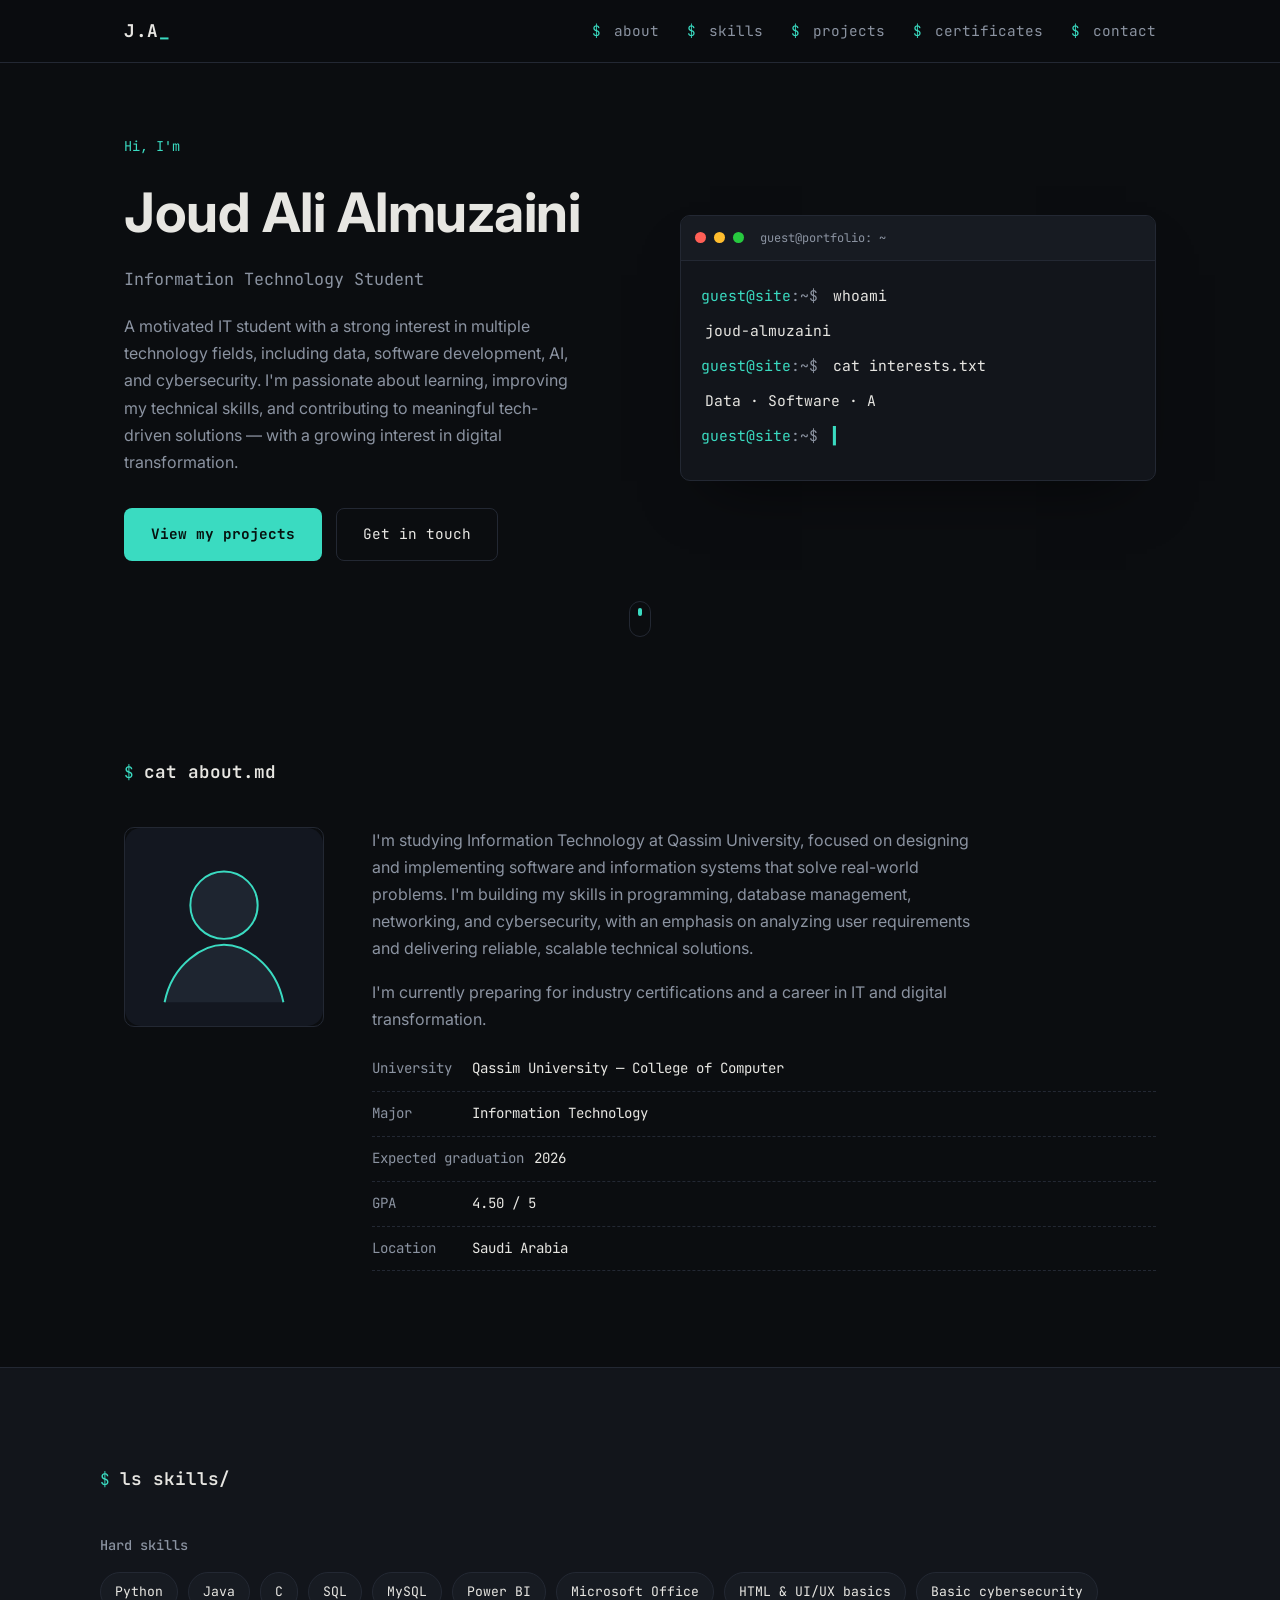
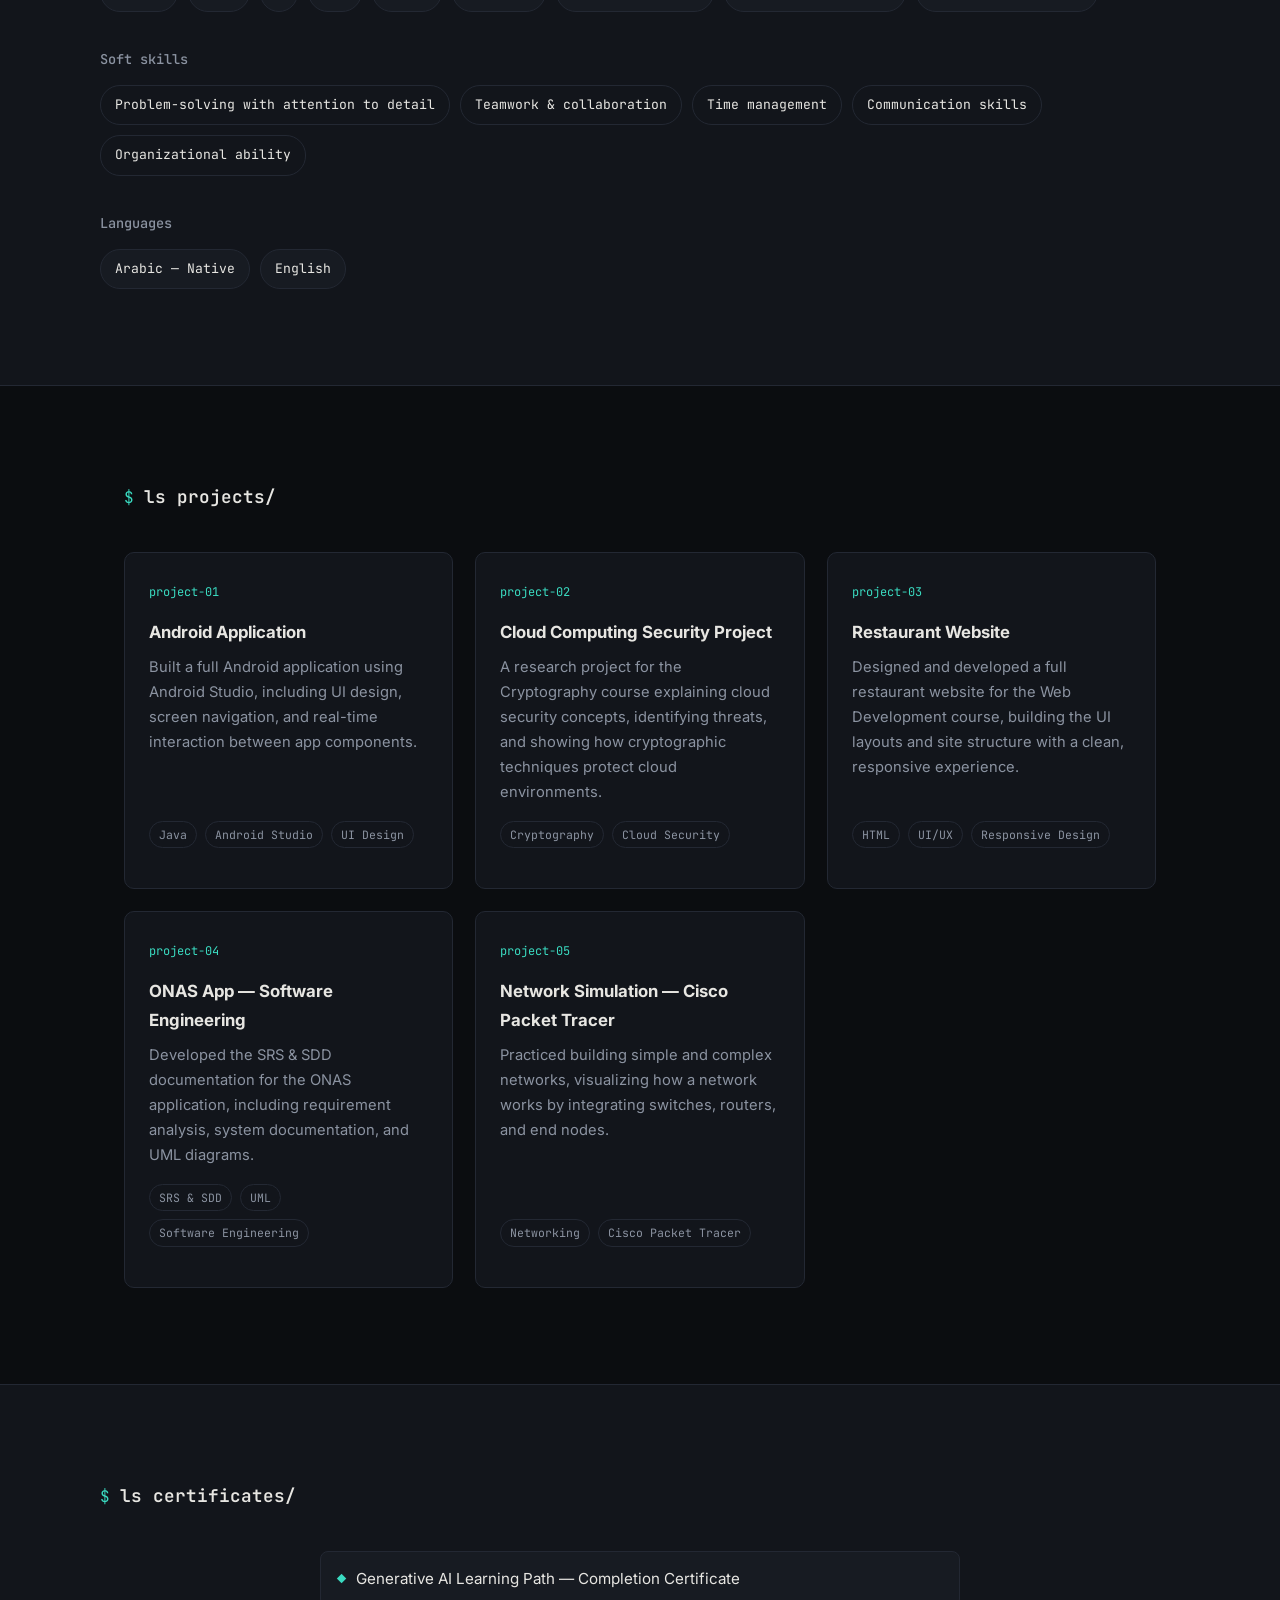
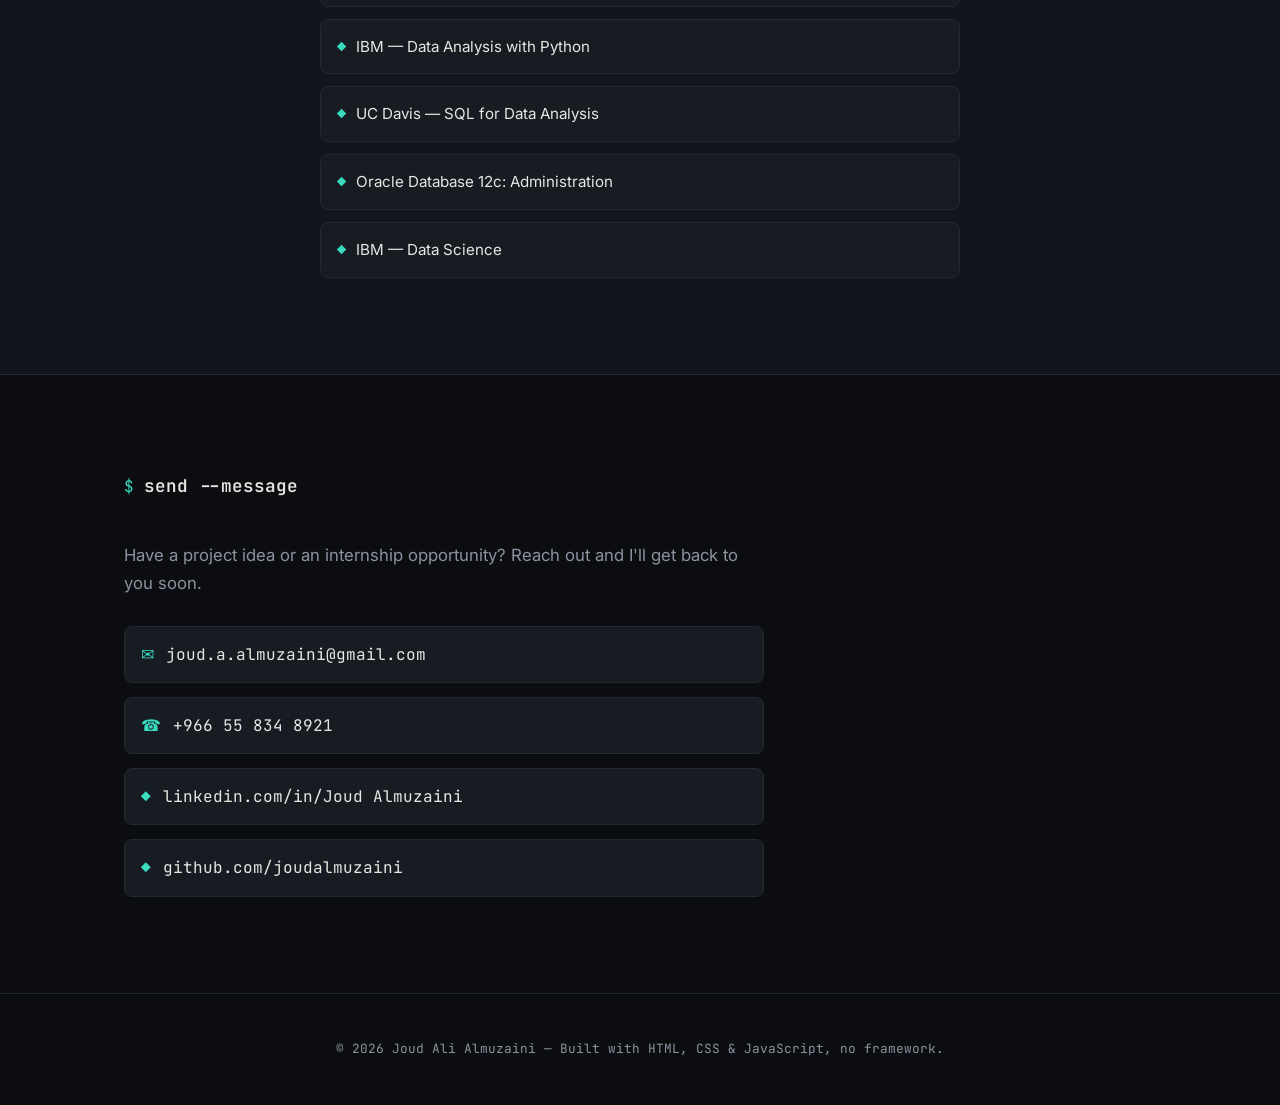
<file: index.html>
<!DOCTYPE html>
<html lang="en" dir="ltr">
<head>
<meta charset="UTF-8">
<meta name="viewport" content="width=device-width, initial-scale=1.0">
<title>Joud Ali Almuzaini — Information Technology Student</title>
<meta name="description" content="Personal portfolio of Joud Ali Almuzaini, an Information Technology student interested in data, AI, and cybersecurity.">
<link rel="preconnect" href="https://fonts.googleapis.com">
<link rel="preconnect" href="https://fonts.gstatic.com" crossorigin>
<link href="https://fonts.googleapis.com/css2?family=JetBrains+Mono:wght@400;500;700&family=Inter:wght@400;500;600;700&display=swap" rel="stylesheet">
<link rel="stylesheet" href="styles.css">
</head>
<body>

<!-- ===== Nav ===== -->
<header class="nav" id="top">
  <div class="nav__inner">
    <a href="#top" class="nav__logo">J.A<span class="cursor">_</span></a>
    <nav class="nav__links">
      <a href="#about"><span class="tag">$</span> about</a>
      <a href="#skills"><span class="tag">$</span> skills</a>
      <a href="#projects"><span class="tag">$</span> projects</a>
      <a href="#certificates"><span class="tag">$</span> certificates</a>
      <a href="#contact"><span class="tag">$</span> contact</a>
    </nav>
    <button class="nav__toggle" id="navToggle" aria-label="Open menu" aria-expanded="false">
      <span></span><span></span><span></span>
    </button>
  </div>
</header>

<!-- ===== Hero ===== -->
<section class="hero">
  <div class="hero__inner">
    <div class="terminal" role="img" aria-label="Terminal window showing an intro">
      <div class="terminal__bar">
        <span class="dot dot--red"></span>
        <span class="dot dot--yellow"></span>
        <span class="dot dot--green"></span>
        <span class="terminal__title">guest@portfolio: ~</span>
      </div>
      <div class="terminal__body">
        <p><span class="prompt">guest@site</span><span class="colon">:~$</span> whoami</p>
        <p class="out" id="typedName"></p>
        <p><span class="prompt">guest@site</span><span class="colon">:~$</span> cat interests.txt</p>
        <p class="out" id="typedRole"></p>
        <p><span class="prompt">guest@site</span><span class="colon">:~$</span> <span class="blink">▍</span></p>
      </div>
    </div>

    <div class="hero__intro">
      <p class="eyebrow">Hi, I'm</p>
      <h1>Joud Ali Almuzaini</h1>
      <p class="hero__role">Information Technology Student</p>
      <p class="hero__desc">
        A motivated IT student with a strong interest in multiple technology fields, including
        data, software development, AI, and cybersecurity. I'm passionate about learning,
        improving my technical skills, and contributing to meaningful tech-driven solutions —
        with a growing interest in digital transformation.
      </p>
      <div class="hero__cta">
        <a href="#projects" class="btn btn--primary">View my projects</a>
        <a href="#contact" class="btn btn--ghost">Get in touch</a>
      </div>
    </div>
  </div>
  <a href="#about" class="scroll-hint" aria-label="Scroll down">
    <span></span>
  </a>
</section>

<!-- ===== About ===== -->
<section id="about" class="section">
  <div class="section__head">
    <span class="tag">$</span>
    <h2>cat about.md</h2>
  </div>
  <div class="about__grid">
    <div class="about__avatar" aria-hidden="true">
      <svg viewBox="0 0 200 200" width="100%" height="100%">
        <rect width="200" height="200" rx="16" fill="#131720"/>
        <circle cx="100" cy="78" r="34" fill="#1E2530" stroke="#3ADBC1" stroke-width="2"/>
        <path d="M40 176c8-40 40-58 60-58s52 18 60 58" fill="#1E2530" stroke="#3ADBC1" stroke-width="2"/>
      </svg>
    </div>
    <div class="about__text">
      <p>
        I'm studying Information Technology at Qassim University, focused on designing and
        implementing software and information systems that solve real-world problems. I'm
        building my skills in programming, database management, networking, and cybersecurity,
        with an emphasis on analyzing user requirements and delivering reliable, scalable
        technical solutions.
      </p>
      <p>
        I'm currently preparing for industry certifications and a career in IT and digital
        transformation.
      </p>
      <ul class="about__facts">
        <li><span>University</span>Qassim University — College of Computer</li>
        <li><span>Major</span>Information Technology</li>
        <li><span>Expected graduation</span>2026</li>
        <li><span>GPA</span>4.50 / 5</li>
        <li><span>Location</span>Saudi Arabia</li>
      </ul>
    </div>
  </div>
</section>

<!-- ===== Skills ===== -->
<section id="skills" class="section section--alt">
  <div class="section__head">
    <span class="tag">$</span>
    <h2>ls skills/</h2>
  </div>

  <div class="skills__col">
    <h3 class="skills__subtitle">Hard skills</h3>
    <div class="tag-grid">
      <span class="chip">Python</span>
      <span class="chip">Java</span>
      <span class="chip">C</span>
      <span class="chip">SQL</span>
      <span class="chip">MySQL</span>
      <span class="chip">Power BI</span>
      <span class="chip">Microsoft Office</span>
      <span class="chip">HTML &amp; UI/UX basics</span>
      <span class="chip">Basic cybersecurity</span>
    </div>
  </div>

  <div class="skills__col">
    <h3 class="skills__subtitle">Soft skills</h3>
    <div class="tag-grid">
      <span class="chip chip--alt">Problem-solving with attention to detail</span>
      <span class="chip chip--alt">Teamwork &amp; collaboration</span>
      <span class="chip chip--alt">Time management</span>
      <span class="chip chip--alt">Communication skills</span>
      <span class="chip chip--alt">Organizational ability</span>
    </div>
  </div>

  <div class="skills__col">
    <h3 class="skills__subtitle">Languages</h3>
    <div class="tag-grid">
      <span class="chip">Arabic — Native</span>
      <span class="chip">English</span>
    </div>
  </div>
</section>

<!-- ===== Projects ===== -->
<section id="projects" class="section">
  <div class="section__head">
    <span class="tag">$</span>
    <h2>ls projects/</h2>
  </div>
  <div class="projects__grid">
    <article class="card">
      <div class="card__top"><span class="card__index">project-01</span></div>
      <h3>Android Application</h3>
      <p>Built a full Android application using Android Studio, including UI design, screen
      navigation, and real-time interaction between app components.</p>
      <div class="card__tags"><span>Java</span><span>Android Studio</span><span>UI Design</span></div>
    </article>

    <article class="card">
      <div class="card__top"><span class="card__index">project-02</span></div>
      <h3>Cloud Computing Security Project</h3>
      <p>A research project for the Cryptography course explaining cloud security concepts,
      identifying threats, and showing how cryptographic techniques protect cloud environments.</p>
      <div class="card__tags"><span>Cryptography</span><span>Cloud Security</span></div>
    </article>

    <article class="card">
      <div class="card__top"><span class="card__index">project-03</span></div>
      <h3>Restaurant Website</h3>
      <p>Designed and developed a full restaurant website for the Web Development course,
      building the UI layouts and site structure with a clean, responsive experience.</p>
      <div class="card__tags"><span>HTML</span><span>UI/UX</span><span>Responsive Design</span></div>
    </article>

    <article class="card">
      <div class="card__top"><span class="card__index">project-04</span></div>
      <h3>ONAS App — Software Engineering</h3>
      <p>Developed the SRS &amp; SDD documentation for the ONAS application, including
      requirement analysis, system documentation, and UML diagrams.</p>
      <div class="card__tags"><span>SRS &amp; SDD</span><span>UML</span><span>Software Engineering</span></div>
    </article>

    <article class="card">
      <div class="card__top"><span class="card__index">project-05</span></div>
      <h3>Network Simulation — Cisco Packet Tracer</h3>
      <p>Practiced building simple and complex networks, visualizing how a network works by
      integrating switches, routers, and end nodes.</p>
      <div class="card__tags"><span>Networking</span><span>Cisco Packet Tracer</span></div>
    </article>
  </div>
</section>

<!-- ===== Certificates ===== -->
<section id="certificates" class="section section--alt">
  <div class="section__head">
    <span class="tag">$</span>
    <h2>ls certificates/</h2>
  </div>
  <ul class="cert__list">
    <li><span class="tag">◆</span> Generative AI Learning Path — Completion Certificate</li>
    <li><span class="tag">◆</span> IBM — Data Analysis with Python</li>
    <li><span class="tag">◆</span> UC Davis — SQL for Data Analysis</li>
    <li><span class="tag">◆</span> Oracle Database 12c: Administration</li>
    <li><span class="tag">◆</span> IBM — Data Science</li>
  </ul>
</section>

<!-- ===== Contact ===== -->
<section id="contact" class="section">
  <div class="section__head">
    <span class="tag">$</span>
    <h2>send --message</h2>
  </div>
  <div class="contact__wrap">
    <p class="contact__lead">
      Have a project idea or an internship opportunity? Reach out and I'll get back to you soon.
    </p>
    <div class="contact__links">
      <a href="mailto:joud.a.almuzaini@gmail.com" class="contact__item">
        <span class="tag">✉</span> joud.a.almuzaini@gmail.com
      </a>
      <a href="tel:+966558348921" class="contact__item">
        <span class="tag">☎</span> +966 55 834 8921
      </a>
      <a href="https://www.linkedin.com/in/Joud Almuzaini" target="_blank" rel="noopener" class="contact__item">
        <span class="tag">◆</span> linkedin.com/in/Joud Almuzaini
      </a>
      <a href="https://github.com/joudalmuzaini" target="_blank" rel="noopener" class="contact__item">
        <span class="tag">◆</span> github.com/joudalmuzaini
      </a>
    </div>
  </div>
</section>

<footer class="footer">
  <p>© <span id="year"></span> Joud Ali Almuzaini — Built with HTML, CSS &amp; JavaScript, no framework.</p>
</footer>

<script src="script.js"></script>
</body>
</html>
</file>
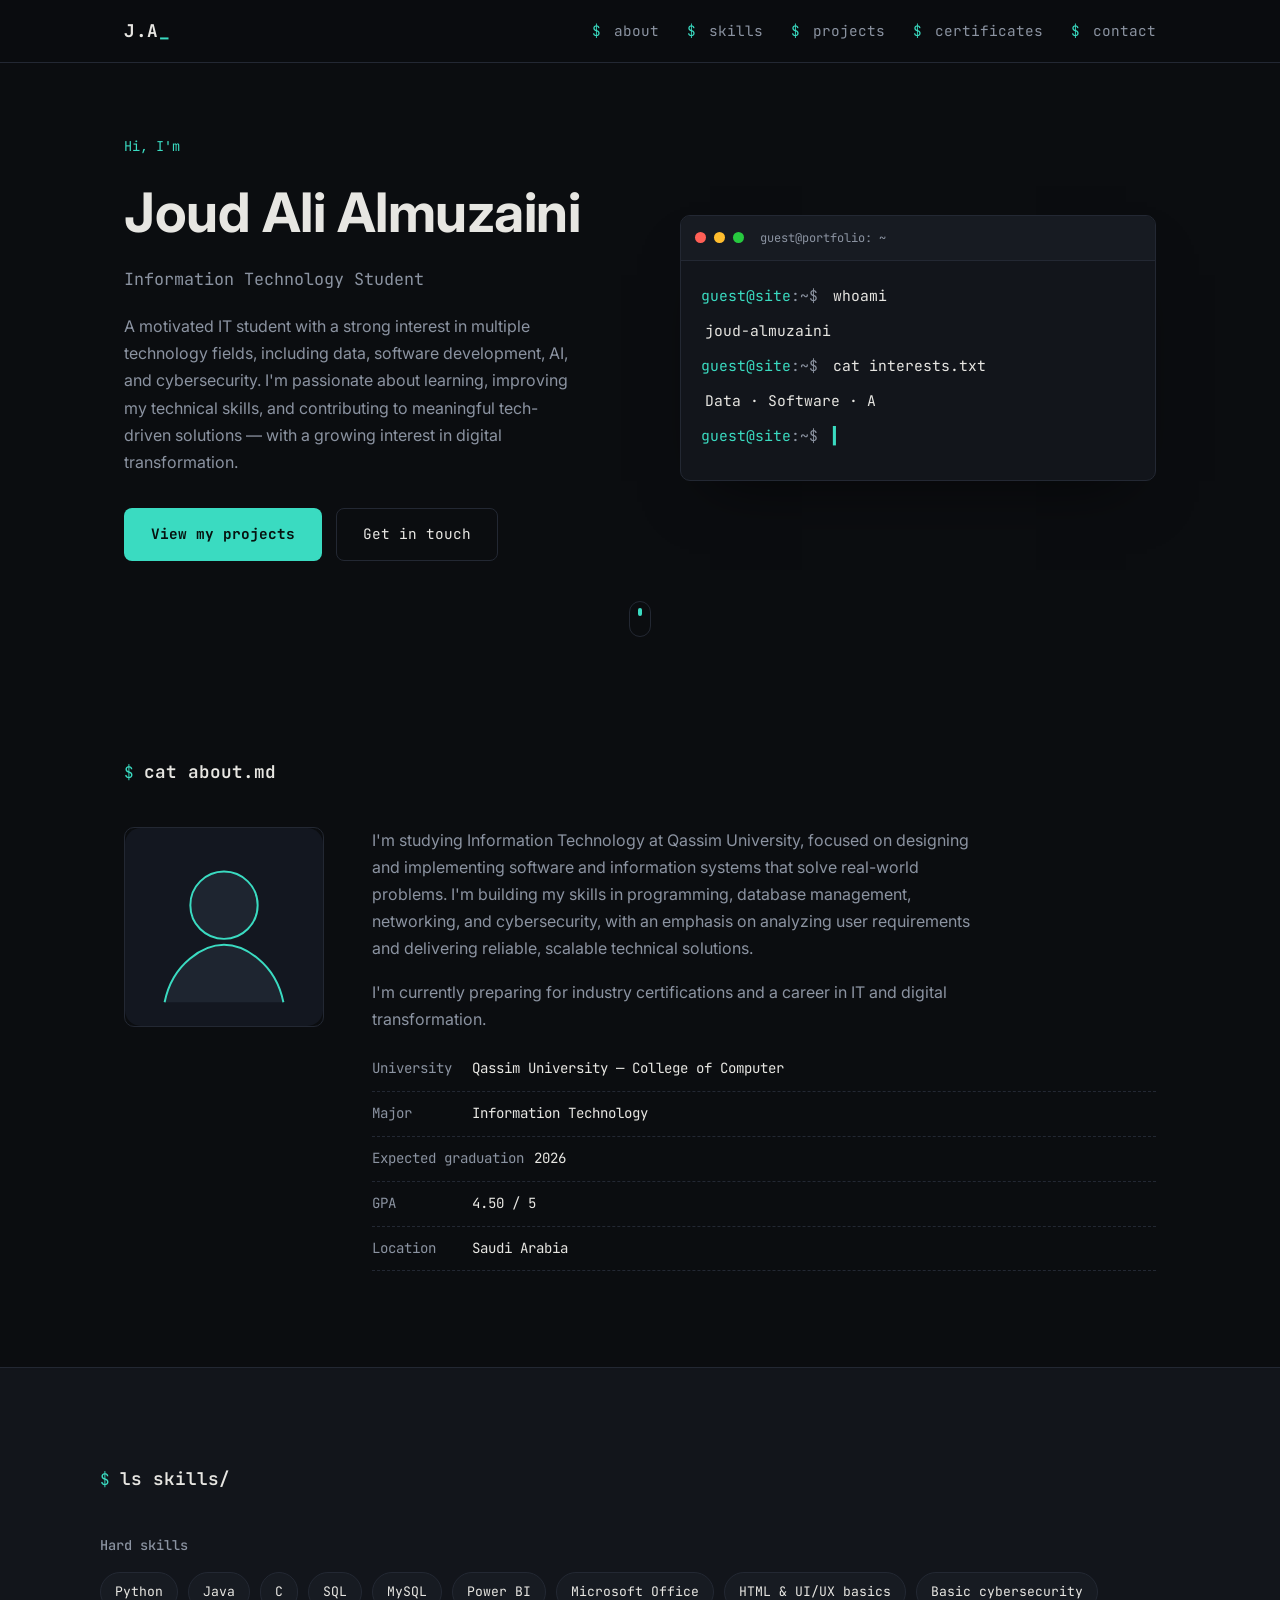
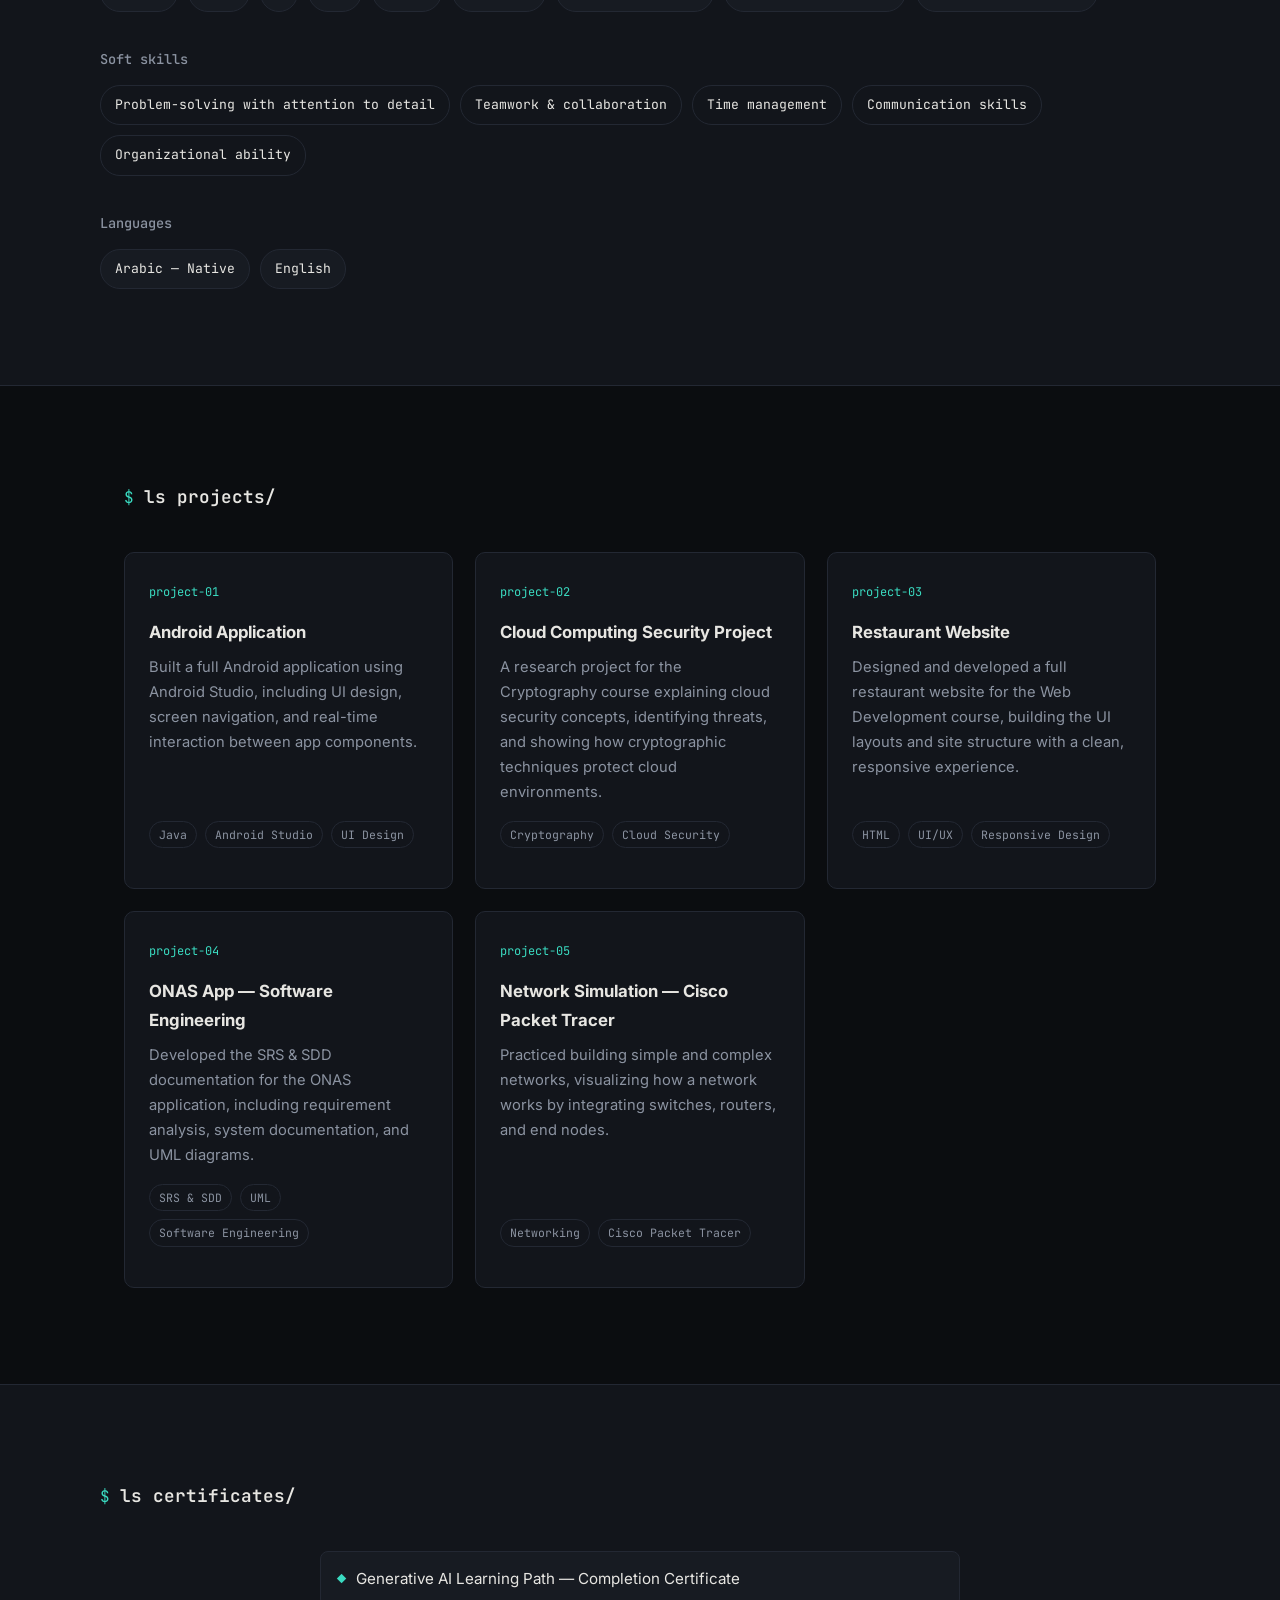
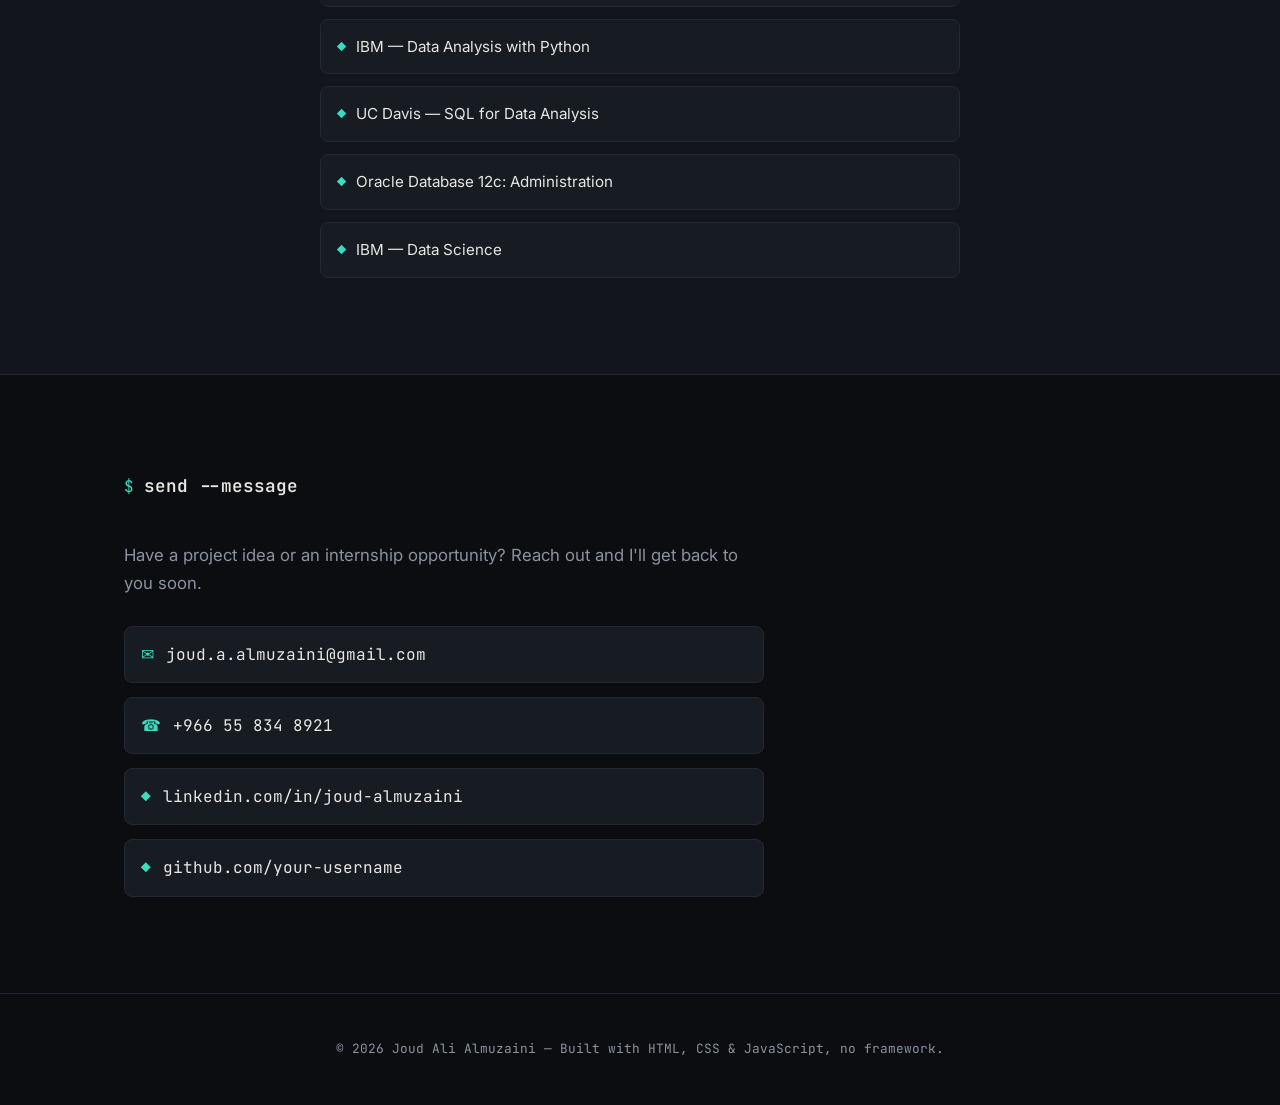
<file: index_1.html>
<!DOCTYPE html>
<html lang="en" dir="ltr">
<head>
<meta charset="UTF-8">
<meta name="viewport" content="width=device-width, initial-scale=1.0">
<title>Joud Ali Almuzaini — Information Technology Student</title>
<meta name="description" content="Personal portfolio of Joud Ali Almuzaini, an Information Technology student interested in data, AI, and cybersecurity.">
<link rel="preconnect" href="https://fonts.googleapis.com">
<link rel="preconnect" href="https://fonts.gstatic.com" crossorigin>
<link href="https://fonts.googleapis.com/css2?family=JetBrains+Mono:wght@400;500;700&family=Inter:wght@400;500;600;700&display=swap" rel="stylesheet">
<link rel="stylesheet" href="styles.css">
</head>
<body>

<!-- ===== Nav ===== -->
<header class="nav" id="top">
  <div class="nav__inner">
    <a href="#top" class="nav__logo">J.A<span class="cursor">_</span></a>
    <nav class="nav__links">
      <a href="#about"><span class="tag">$</span> about</a>
      <a href="#skills"><span class="tag">$</span> skills</a>
      <a href="#projects"><span class="tag">$</span> projects</a>
      <a href="#certificates"><span class="tag">$</span> certificates</a>
      <a href="#contact"><span class="tag">$</span> contact</a>
    </nav>
    <button class="nav__toggle" id="navToggle" aria-label="Open menu" aria-expanded="false">
      <span></span><span></span><span></span>
    </button>
  </div>
</header>

<!-- ===== Hero ===== -->
<section class="hero">
  <div class="hero__inner">
    <div class="terminal" role="img" aria-label="Terminal window showing an intro">
      <div class="terminal__bar">
        <span class="dot dot--red"></span>
        <span class="dot dot--yellow"></span>
        <span class="dot dot--green"></span>
        <span class="terminal__title">guest@portfolio: ~</span>
      </div>
      <div class="terminal__body">
        <p><span class="prompt">guest@site</span><span class="colon">:~$</span> whoami</p>
        <p class="out" id="typedName"></p>
        <p><span class="prompt">guest@site</span><span class="colon">:~$</span> cat interests.txt</p>
        <p class="out" id="typedRole"></p>
        <p><span class="prompt">guest@site</span><span class="colon">:~$</span> <span class="blink">▍</span></p>
      </div>
    </div>

    <div class="hero__intro">
      <p class="eyebrow">Hi, I'm</p>
      <h1>Joud Ali Almuzaini</h1>
      <p class="hero__role">Information Technology Student</p>
      <p class="hero__desc">
        A motivated IT student with a strong interest in multiple technology fields, including
        data, software development, AI, and cybersecurity. I'm passionate about learning,
        improving my technical skills, and contributing to meaningful tech-driven solutions —
        with a growing interest in digital transformation.
      </p>
      <div class="hero__cta">
        <a href="#projects" class="btn btn--primary">View my projects</a>
        <a href="#contact" class="btn btn--ghost">Get in touch</a>
      </div>
    </div>
  </div>
  <a href="#about" class="scroll-hint" aria-label="Scroll down">
    <span></span>
  </a>
</section>

<!-- ===== About ===== -->
<section id="about" class="section">
  <div class="section__head">
    <span class="tag">$</span>
    <h2>cat about.md</h2>
  </div>
  <div class="about__grid">
    <div class="about__avatar" aria-hidden="true">
      <svg viewBox="0 0 200 200" width="100%" height="100%">
        <rect width="200" height="200" rx="16" fill="#131720"/>
        <circle cx="100" cy="78" r="34" fill="#1E2530" stroke="#3ADBC1" stroke-width="2"/>
        <path d="M40 176c8-40 40-58 60-58s52 18 60 58" fill="#1E2530" stroke="#3ADBC1" stroke-width="2"/>
      </svg>
    </div>
    <div class="about__text">
      <p>
        I'm studying Information Technology at Qassim University, focused on designing and
        implementing software and information systems that solve real-world problems. I'm
        building my skills in programming, database management, networking, and cybersecurity,
        with an emphasis on analyzing user requirements and delivering reliable, scalable
        technical solutions.
      </p>
      <p>
        I'm currently preparing for industry certifications and a career in IT and digital
        transformation.
      </p>
      <ul class="about__facts">
        <li><span>University</span>Qassim University — College of Computer</li>
        <li><span>Major</span>Information Technology</li>
        <li><span>Expected graduation</span>2026</li>
        <li><span>GPA</span>4.50 / 5</li>
        <li><span>Location</span>Saudi Arabia</li>
      </ul>
    </div>
  </div>
</section>

<!-- ===== Skills ===== -->
<section id="skills" class="section section--alt">
  <div class="section__head">
    <span class="tag">$</span>
    <h2>ls skills/</h2>
  </div>

  <div class="skills__col">
    <h3 class="skills__subtitle">Hard skills</h3>
    <div class="tag-grid">
      <span class="chip">Python</span>
      <span class="chip">Java</span>
      <span class="chip">C</span>
      <span class="chip">SQL</span>
      <span class="chip">MySQL</span>
      <span class="chip">Power BI</span>
      <span class="chip">Microsoft Office</span>
      <span class="chip">HTML &amp; UI/UX basics</span>
      <span class="chip">Basic cybersecurity</span>
    </div>
  </div>

  <div class="skills__col">
    <h3 class="skills__subtitle">Soft skills</h3>
    <div class="tag-grid">
      <span class="chip chip--alt">Problem-solving with attention to detail</span>
      <span class="chip chip--alt">Teamwork &amp; collaboration</span>
      <span class="chip chip--alt">Time management</span>
      <span class="chip chip--alt">Communication skills</span>
      <span class="chip chip--alt">Organizational ability</span>
    </div>
  </div>

  <div class="skills__col">
    <h3 class="skills__subtitle">Languages</h3>
    <div class="tag-grid">
      <span class="chip">Arabic — Native</span>
      <span class="chip">English</span>
    </div>
  </div>
</section>

<!-- ===== Projects ===== -->
<section id="projects" class="section">
  <div class="section__head">
    <span class="tag">$</span>
    <h2>ls projects/</h2>
  </div>
  <div class="projects__grid">
    <article class="card">
      <div class="card__top"><span class="card__index">project-01</span></div>
      <h3>Android Application</h3>
      <p>Built a full Android application using Android Studio, including UI design, screen
      navigation, and real-time interaction between app components.</p>
      <div class="card__tags"><span>Java</span><span>Android Studio</span><span>UI Design</span></div>
    </article>

    <article class="card">
      <div class="card__top"><span class="card__index">project-02</span></div>
      <h3>Cloud Computing Security Project</h3>
      <p>A research project for the Cryptography course explaining cloud security concepts,
      identifying threats, and showing how cryptographic techniques protect cloud environments.</p>
      <div class="card__tags"><span>Cryptography</span><span>Cloud Security</span></div>
    </article>

    <article class="card">
      <div class="card__top"><span class="card__index">project-03</span></div>
      <h3>Restaurant Website</h3>
      <p>Designed and developed a full restaurant website for the Web Development course,
      building the UI layouts and site structure with a clean, responsive experience.</p>
      <div class="card__tags"><span>HTML</span><span>UI/UX</span><span>Responsive Design</span></div>
    </article>

    <article class="card">
      <div class="card__top"><span class="card__index">project-04</span></div>
      <h3>ONAS App — Software Engineering</h3>
      <p>Developed the SRS &amp; SDD documentation for the ONAS application, including
      requirement analysis, system documentation, and UML diagrams.</p>
      <div class="card__tags"><span>SRS &amp; SDD</span><span>UML</span><span>Software Engineering</span></div>
    </article>

    <article class="card">
      <div class="card__top"><span class="card__index">project-05</span></div>
      <h3>Network Simulation — Cisco Packet Tracer</h3>
      <p>Practiced building simple and complex networks, visualizing how a network works by
      integrating switches, routers, and end nodes.</p>
      <div class="card__tags"><span>Networking</span><span>Cisco Packet Tracer</span></div>
    </article>
  </div>
</section>

<!-- ===== Certificates ===== -->
<section id="certificates" class="section section--alt">
  <div class="section__head">
    <span class="tag">$</span>
    <h2>ls certificates/</h2>
  </div>
  <ul class="cert__list">
    <li><span class="tag">◆</span> Generative AI Learning Path — Completion Certificate</li>
    <li><span class="tag">◆</span> IBM — Data Analysis with Python</li>
    <li><span class="tag">◆</span> UC Davis — SQL for Data Analysis</li>
    <li><span class="tag">◆</span> Oracle Database 12c: Administration</li>
    <li><span class="tag">◆</span> IBM — Data Science</li>
  </ul>
</section>

<!-- ===== Contact ===== -->
<section id="contact" class="section">
  <div class="section__head">
    <span class="tag">$</span>
    <h2>send --message</h2>
  </div>
  <div class="contact__wrap">
    <p class="contact__lead">
      Have a project idea or an internship opportunity? Reach out and I'll get back to you soon.
    </p>
    <div class="contact__links">
      <a href="mailto:joud.a.almuzaini@gmail.com" class="contact__item">
        <span class="tag">✉</span> joud.a.almuzaini@gmail.com
      </a>
      <a href="tel:+966558348921" class="contact__item">
        <span class="tag">☎</span> +966 55 834 8921
      </a>
      <a href="https://www.linkedin.com/in/joud-almuzaini" target="_blank" rel="noopener" class="contact__item">
        <span class="tag">◆</span> linkedin.com/in/joud-almuzaini
      </a>
      <a href="https://github.com/your-username" target="_blank" rel="noopener" class="contact__item">
        <span class="tag">◆</span> github.com/your-username
      </a>
    </div>
  </div>
</section>

<footer class="footer">
  <p>© <span id="year"></span> Joud Ali Almuzaini — Built with HTML, CSS &amp; JavaScript, no framework.</p>
</footer>

<script src="script.js"></script>
</body>
</html>
</file>
<file: styles.css>
/* =========================================================
   Design tokens
   ========================================================= */
:root{
  --bg: #0B0D10;
  --surface: #12151B;
  --surface-2: #171B22;
  --border: #232833;
  --text: #E7E6E2;
  --muted: #8B93A1;
  --accent: #3ADBC1;
  --accent-dim: #24493F;
  --danger: #FF6B6B;
  --warn: #F5C563;

  --font-body: "Inter", "Segoe UI", sans-serif;
  --font-mono: "JetBrains Mono", monospace;

  --radius: 10px;
  --max-w: 1080px;
  --section-pad: 96px;
}

@media (prefers-reduced-motion: reduce){
  *{ animation-duration: 0.01ms !important; animation-iteration-count: 1 !important; transition-duration: 0.01ms !important; }
}

*, *::before, *::after{ box-sizing: border-box; }
html{ scroll-behavior: smooth; }

body{
  margin: 0;
  background: var(--bg);
  color: var(--text);
  font-family: var(--font-body);
  line-height: 1.7;
  -webkit-font-smoothing: antialiased;
}

a{ color: inherit; text-decoration: none; }
ul{ list-style: none; margin: 0; padding: 0; }
img, svg{ display:block; max-width: 100%; }

::selection{ background: var(--accent); color: #06110E; }

:focus-visible{
  outline: 2px solid var(--accent);
  outline-offset: 3px;
  border-radius: 4px;
}

.tag{
  color: var(--accent);
  font-family: var(--font-mono);
}

/* =========================================================
   Nav
   ========================================================= */
.nav{
  position: sticky;
  top: 0;
  z-index: 50;
  background: rgba(11,13,16,0.85);
  backdrop-filter: blur(10px);
  border-bottom: 1px solid var(--border);
}
.nav__inner{
  max-width: var(--max-w);
  margin: 0 auto;
  padding: 16px 24px;
  display: flex;
  align-items: center;
  justify-content: space-between;
}
.nav__logo{
  font-family: var(--font-mono);
  font-weight: 700;
  font-size: 1.1rem;
  letter-spacing: 0.5px;
}
.cursor{ color: var(--accent); animation: blink 1.1s steps(1) infinite; }

.nav__links{
  display: flex;
  gap: 28px;
  font-family: var(--font-mono);
  font-size: 0.9rem;
}
.nav__links a{ color: var(--muted); transition: color .2s ease; }
.nav__links a:hover{ color: var(--text); }
.nav__links .tag{ margin-inline-end: 4px; }

.nav__toggle{
  display: none;
  flex-direction: column;
  gap: 5px;
  background: none;
  border: 0;
  cursor: pointer;
  padding: 6px;
}
.nav__toggle span{
  width: 22px; height: 2px; background: var(--text); display:block;
}

/* =========================================================
   Hero
   ========================================================= */
.hero{
  max-width: var(--max-w);
  margin: 0 auto;
  padding: 72px 24px 100px;
  display: grid;
  grid-template-columns: 1fr;
  position: relative;
}
.hero__inner{
  display: grid;
  grid-template-columns: 1.05fr 1fr;
  gap: 56px;
  align-items: center;
}

.terminal{
  background: var(--surface);
  border: 1px solid var(--border);
  border-radius: var(--radius);
  overflow: hidden;
  box-shadow: 0 30px 60px -30px rgba(0,0,0,0.6);
  order: 2;
}
.terminal__bar{
  display: flex;
  align-items: center;
  gap: 8px;
  padding: 12px 14px;
  background: var(--surface-2);
  border-bottom: 1px solid var(--border);
}
.dot{ width: 11px; height: 11px; border-radius: 50%; display:inline-block; }
.dot--red{ background: #FF5F56; }
.dot--yellow{ background: #FFBD2E; }
.dot--green{ background: #27C93F; }
.terminal__title{
  font-family: var(--font-mono);
  font-size: 0.75rem;
  color: var(--muted);
  margin-inline-start: 8px;
}
.terminal__body{
  padding: 22px 20px;
  font-family: var(--font-mono);
  font-size: 0.92rem;
  min-height: 210px;
}
.terminal__body p{ margin: 0 0 10px; direction: ltr; text-align: left; }
.prompt{ color: var(--accent); }
.colon{ color: var(--muted); margin-inline-end: 6px; }
.out{ color: var(--text); padding-inline-start: 4px; min-height: 1.4em; }
.blink{ animation: blink 1s steps(1) infinite; color: var(--accent); }

@keyframes blink{ 50%{ opacity: 0; } }

.hero__intro{ order: 1; }
.eyebrow{
  font-family: var(--font-mono);
  color: var(--accent);
  font-size: 0.85rem;
  margin: 0 0 8px;
}
.hero__intro h1{
  font-size: clamp(2.2rem, 4.5vw, 3.4rem);
  margin: 0 0 6px;
  font-weight: 700;
  letter-spacing: -0.5px;
}
.hero__role{
  font-family: var(--font-mono);
  color: var(--muted);
  font-size: 1.05rem;
  margin: 0 0 20px;
}
.hero__desc{
  color: var(--muted);
  max-width: 46ch;
  margin: 0 0 32px;
}
.hero__cta{ display: flex; gap: 14px; flex-wrap: wrap; }

.btn{
  padding: 13px 26px;
  border-radius: 8px;
  font-family: var(--font-mono);
  font-size: 0.9rem;
  border: 1px solid transparent;
  transition: transform .15s ease, background .2s ease, border-color .2s ease;
  display: inline-block;
}
.btn:hover{ transform: translateY(-2px); }
.btn--primary{ background: var(--accent); color: #06110E; font-weight: 700; }
.btn--primary:hover{ background: #52E6CE; }
.btn--ghost{ border-color: var(--border); color: var(--text); }
.btn--ghost:hover{ border-color: var(--accent); color: var(--accent); }

.scroll-hint{
  position: absolute;
  bottom: 24px;
  left: 50%;
  transform: translateX(-50%);
  width: 22px; height: 36px;
  border: 1px solid var(--border);
  border-radius: 12px;
  display: flex;
  justify-content: center;
  padding-top: 6px;
}
.scroll-hint span{
  width: 4px; height: 8px;
  background: var(--accent);
  border-radius: 2px;
  animation: scrolldown 1.6s ease infinite;
}
@keyframes scrolldown{
  0%{ opacity: 1; transform: translateY(0); }
  70%{ opacity: 0; transform: translateY(10px); }
  100%{ opacity: 0; transform: translateY(0); }
}

/* =========================================================
   Sections (generic)
   ========================================================= */
.section{
  max-width: var(--max-w);
  margin: 0 auto;
  padding: var(--section-pad) 24px;
}
.section--alt{
  max-width: none;
  background: var(--surface);
  border-top: 1px solid var(--border);
  border-bottom: 1px solid var(--border);
}
.section--alt > *{
  max-width: var(--max-w);
  margin-inline: auto;
}
.section__head{
  display: flex;
  align-items: baseline;
  gap: 10px;
  margin-bottom: 40px;
  font-family: var(--font-mono);
}
.section__head h2{
  font-size: 1.1rem;
  font-weight: 600;
  margin: 0;
  color: var(--text);
}

/* About */
.about__grid{
  display: grid;
  grid-template-columns: 200px 1fr;
  gap: 48px;
  align-items: start;
}
.about__avatar{
  border-radius: var(--radius);
  overflow: hidden;
  border: 1px solid var(--border);
}
.about__text p{ color: var(--muted); margin: 0 0 16px; max-width: 62ch; }
.about__facts{
  margin-top: 24px;
  display: grid;
  gap: 10px;
  font-family: var(--font-mono);
  font-size: 0.88rem;
}
.about__facts li{
  display: flex;
  gap: 10px;
  color: var(--text);
  padding-bottom: 10px;
  border-bottom: 1px dashed var(--border);
}
.about__facts li span{
  color: var(--muted);
  min-width: 90px;
  display: inline-block;
}

/* Skills */
.skills__col{ margin-bottom: 36px; }
.skills__col:last-child{ margin-bottom: 0; }
.skills__subtitle{
  font-family: var(--font-mono);
  font-size: 0.85rem;
  color: var(--muted);
  font-weight: 500;
  margin: 0 0 14px;
}
.tag-grid{
  display: flex;
  flex-wrap: wrap;
  gap: 10px;
}
.chip{
  font-family: var(--font-mono);
  font-size: 0.82rem;
  color: var(--text);
  background: var(--surface-2);
  border: 1px solid var(--border);
  padding: 8px 14px;
  border-radius: 20px;
  transition: border-color .2s ease, color .2s ease;
}
.chip:hover{ border-color: var(--accent); color: var(--accent); }
.chip--alt{ background: transparent; }

/* Certificates */
.cert__list{
  display: grid;
  gap: 12px;
  max-width: 640px;
}
.cert__list li{
  display: flex;
  align-items: center;
  gap: 10px;
  padding: 14px 16px;
  background: var(--surface-2);
  border: 1px solid var(--border);
  border-radius: 8px;
  font-size: 0.95rem;
}

/* Projects */
.projects__grid{
  display: grid;
  grid-template-columns: repeat(3, 1fr);
  gap: 22px;
}
.card{
  background: var(--surface);
  border: 1px solid var(--border);
  border-radius: var(--radius);
  padding: 24px;
  display: flex;
  flex-direction: column;
  transition: border-color .2s ease, transform .2s ease;
}
.card:hover{ border-color: var(--accent); transform: translateY(-4px); }
.card__index{
  font-family: var(--font-mono);
  font-size: 0.75rem;
  color: var(--accent);
}
.card h3{ font-size: 1.05rem; margin: 14px 0 8px; }
.card p{ color: var(--muted); font-size: 0.92rem; margin: 0 0 16px; flex-grow: 1; }
.card__tags{ display: flex; gap: 8px; margin-bottom: 16px; flex-wrap: wrap; }
.card__tags span{
  font-family: var(--font-mono);
  font-size: 0.72rem;
  color: var(--muted);
  border: 1px solid var(--border);
  padding: 3px 9px;
  border-radius: 20px;
}
.card__links{ display: flex; gap: 16px; font-family: var(--font-mono); font-size: 0.85rem; }
.card__links a{ color: var(--text); border-bottom: 1px solid var(--border); }
.card__links a:hover{ color: var(--accent); border-color: var(--accent); }

/* Contact */
.contact__wrap{ max-width: 640px; }
.contact__lead{ color: var(--muted); margin: 0 0 28px; font-size: 1.05rem; }
.contact__links{ display: grid; gap: 14px; }
.contact__item{
  display: flex;
  align-items: center;
  gap: 12px;
  font-family: var(--font-mono);
  padding: 14px 16px;
  background: var(--surface-2);
  border: 1px solid var(--border);
  border-radius: 8px;
  transition: border-color .2s ease, color .2s ease;
}
.contact__item:hover{ border-color: var(--accent); color: var(--accent); }

/* Footer */
.footer{
  text-align: center;
  padding: 32px 24px;
  color: var(--muted);
  font-family: var(--font-mono);
  font-size: 0.8rem;
  border-top: 1px solid var(--border);
}

/* =========================================================
   Responsive
   ========================================================= */
@media (max-width: 860px){
  .hero__inner{ grid-template-columns: 1fr; }
  .terminal{ order: 1; }
  .hero__intro{ order: 2; }
  .about__grid{ grid-template-columns: 1fr; }
  .about__avatar{ width: 140px; }
  .projects__grid{ grid-template-columns: 1fr 1fr; }
}

@media (max-width: 640px){
  :root{ --section-pad: 64px; }
  .nav__links{ display: none; }
  .nav__toggle{ display: flex; }
  .nav.open .nav__links{
    display: flex;
    position: absolute;
    top: 100%;
    inset-inline: 0;
    background: var(--bg);
    border-bottom: 1px solid var(--border);
    flex-direction: column;
    padding: 20px 24px;
    gap: 18px;
  }
  .projects__grid{ grid-template-columns: 1fr; }
  .hero{ padding-bottom: 72px; }
}
</file>
